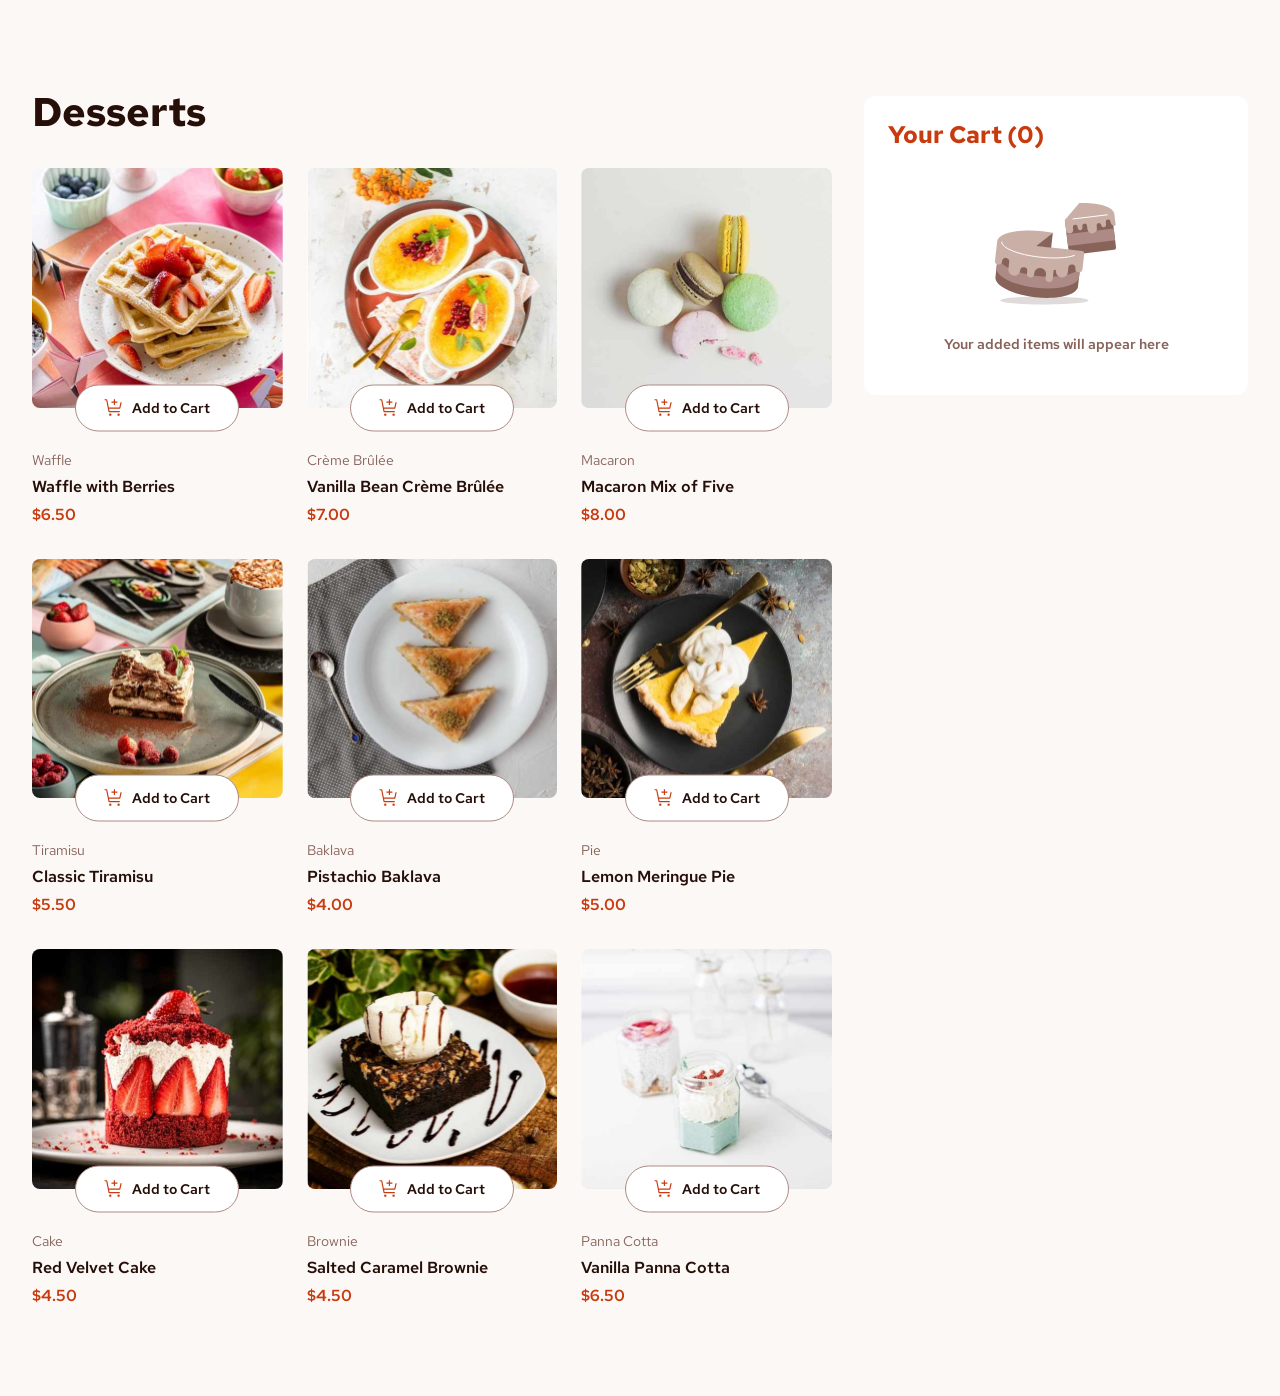
<file: src/index.html>
<!DOCTYPE html>
<html lang="en">
  <head>
    <meta charset="UTF-8" />
    <meta name="viewport" content="width=device-width, initial-scale=1.0" />
    <meta property="og:title" content="😋Dezerts🍰" />
    <meta property="og:type" content="website" />
    <meta
      property="og:image"
      content="https://raw.githubusercontent.com/NoonPanirSabzi/product-list/refs/heads/main/screenshot/desktop.jpeg"
    />
    <meta property="og:description" content="Desserts list | Amin" />
    <meta property="og:url" content="https://dezerts.netlify.app" />

    <link
      rel="icon"
      type="image/png"
      sizes="32x32"
      href="./assets/images/favicon-32x32.png"
    />
    <link rel="preconnect" href="https://fonts.googleapis.com" />
    <link rel="preconnect" href="https://fonts.gstatic.com" crossorigin />
    <link
      href="https://fonts.googleapis.com/css2?family=Red+Hat+Text:wght@300..700&display=swap"
      rel="stylesheet"
    />
    <link rel="stylesheet" href="reset.css" />
    <link rel="stylesheet" href="style.css" />
    <script src="main.js" defer></script>

    <title>😋Dezerts🍰 list</title>
  </head>
  <body>
    <header>
      <div class="header-bar">
        <h1 class="txt-1">Desserts</h1>
        <button type="button" class="btn-cart" id="btn-cart">
          <span class="btn-cart-notif txt-4 hidden" id="btn-cart-notif">0</span
          ><span class="txt-3">Cart</span>
        </button>
      </div>
      <section class="cart" id="cart">
        <h2 class="txt-2">Your Cart (<span id="cart-count">0</span>)</h2>
        <div class="empty-placeholder" id="cart-empty-content">
          <img
            src="./assets/images/illustration-empty-cart.svg"
            alt="empty image"
          />
          <p class="txt-4 txt-semi-bold">Your added items will appear here</p>
        </div>
        <div class="cart-content hidden" id="cart-content">
          <div class="items" id="items-container"></div>
          <hr />
          <div class="order-total">
            <span class="txt-4">Order Total</span>
            <span class="txt-2" id="cart-order-total">$1.00</span>
          </div>
          <div class="carbon-info">
            <img
              src="./assets/images/icon-carbon-neutral.svg"
              alt="carbon-neutral icon"
            />
            <p class="txt-4">
              This is a
              <span class="txt-semi-bold">carbon-neutral</span> delivery
            </p>
          </div>
          <button
            type="button"
            class="confirm-order txt-3"
            id="btn-confirm-order"
          >
            Confirm Order
          </button>
        </div>
      </section>
    </header>
    <main>
      <div class="desserts-container" id="desserts-container"></div>
      <dialog class="confirm-modal" id="confirm-modal">
        <div class="modal-info">
          <img
            src="./assets/images/icon-order-confirmed.svg"
            alt="order confirmed icon"
          />
          <h2 class="txt-1">Order Confirmed</h2>
          <p>We hope you enjoy your food!</p>
        </div>
        <div class="modal-content">
          <div class="modal-items" id="modal-items-container"></div>
          <hr />
          <div class="order-total">
            <span class="txt-4">Order Total</span>
            <span class="txt-2" id="modal-order-total">$1.00</span>
          </div>
        </div>
        <button type="button" class="confirm-order txt-3" id="btn-modal">
          Start New Order
        </button>
      </dialog>
    </main>
  </body>
</html>
</file>
<file: src/style.css>
:root {
  /* Color */
  --color-red: #c73b0f;
  --color-green: #1ea575;
  --color-black: #000;
  --color-white: #fff;
  --color-rose-900: #260f08;
  --color-rose-500: #87635a;
  --color-rose-400: #ad8a85;
  --color-rose-300: #caafa7;
  --color-rose-100: #f5eeec;
  --color-rose-50: #fcf8f6;

  /* Spacing */
  --spacing-50: 0.25rem;
  --spacing-100: 0.5rem;
  --spacing-150: 0.75rem;
  --spacing-200: 1rem;
  --spacing-300: 1.5rem;
  --spacing-400: 2rem;
  --spacing-500: 2.5rem;
  --spacing-1100: 5.5rem;

  /* Font Size */
  --font-size-txt-1: 2.5rem;
  --font-size-txt-2: 1.5rem;
  --font-size-txt-3: 1rem;
  --font-size-txt-4: 0.875rem;

  /* Line Hieght */
  --line-height-txt-1: 1.2;
  --line-height-txt-2: 1.25;
  --line-height-txt-3: 1.5;
  --line-height-txt-4: 1.5;

  /* Font Weight */
  --font-weight-txt-1: 700;
  --font-weight-txt-2: 700;
  --font-weight-txt-3: 600;
  --font-weight-txt-4: 400;
}

:is(.txt-1, .txt-2, .txt-3, .txt-4) {
  font-family: "Red Hat Text", sans-serif;
  font-optical-sizing: auto;
  font-style: normal;
}

.txt-1 {
  font-size: var(--font-size-txt-1);
  font-weight: var(--font-weight-txt-1);
  line-height: var(--line-height-txt-1);
}

.txt-2 {
  font-size: var(--font-size-txt-2);
  font-weight: var(--font-weight-txt-2);
  line-height: var(--line-height-txt-2);
}

.txt-3 {
  font-size: var(--font-size-txt-3);
  font-weight: var(--font-weight-txt-3);
  line-height: var(--line-height-txt-3);
}

.txt-4 {
  font-size: var(--font-size-txt-4);
  font-weight: var(--font-weight-txt-4);
  line-height: var(--line-height-txt-4);
}

.txt-semi-bold {
  font-weight: 600;
}

body {
  padding-block-start: var(--spacing-200);
  background-color: var(--color-rose-50);
}

main,
header {
  max-inline-size: 32rem;
  margin-inline: auto;
  padding-inline: var(--spacing-300);
}

header {
  position: sticky;
  top: 0;
  background-color: var(--color-rose-50);
  z-index: 2;
  padding-block: var(--spacing-100);
}

main {
  padding-block: var(--spacing-300);
}

img {
  inline-size: 100%;
}

.header-bar {
  display: flex;
  justify-content: space-between;
  align-items: center;
}

.btn-cart {
  appearance: none;
  background-color: var(--color-white);
  color: var(--color-rose-900);
  padding: var(--spacing-50) 0.625rem;
  border: 0.0625rem solid var(--color-red);
  border-radius: 0.625rem;
  cursor: pointer;
  position: relative;
}

.btn-cart-notif {
  width: 1.25rem;
  position: absolute;
  top: 0;
  right: 0;
  transform: translate(45%, -55%);
  color: var(--color-white);
  background-color: hsl(125, 55%, 29%);
  padding: 0.125rem;
  border-radius: 0.25rem;
  font-size: 0.8125rem;
  font-weight: 600;
}

.cart {
  max-height: 45vh;
  overflow-y: scroll;
  padding: var(--spacing-300);
  background-color: var(--color-white);
  border-radius: 0.75rem;
  margin-block-start: var(--spacing-200);
  display: none;
}

.empty-placeholder {
  padding-block: var(--spacing-200);
  color: var(--color-rose-500);
  display: flex;
  flex-direction: column;
  align-items: center;
  gap: var(--spacing-200);
}

.empty-placeholder > img {
  inline-size: 8rem;
  block-size: 8rem;
}

h1 {
  color: var(--color-rose-900);
}

.cart > h2 {
  color: var(--color-red);
  margin-block-end: var(--spacing-300);
}

.cart-content {
  display: flex;
  flex-direction: column;
  gap: var(--spacing-300);
}

.items {
  display: flex;
  flex-direction: column;
  gap: var(--spacing-200);
}

.added-item {
  display: flex;
  justify-content: space-between;
  align-items: center;
}

.added-item__name {
  color: var(--color-rose-900);
  margin-block-end: var(--spacing-100);
}

.added-item__count {
  color: var(--color-red);
  display: inline-block;
  min-inline-size: 1.3125rem;
}

.added-item__single-price {
  margin-inline: var(--spacing-100);
  color: var(--color-rose-500);
}

.added-item__total-price {
  color: var(--color-rose-500);
}

.btn-cart-remove-item {
  color: #ad8a85;
  inline-size: 1.25rem;
  block-size: 1.25rem;
  cursor: pointer;
}

.btn-cart-remove-item:hover {
  color: var(--color-rose-900);
}

.order-total {
  color: var(--color-rose-900);
  display: flex;
  justify-content: space-between;
  align-items: center;
}

.carbon-info {
  padding-block: var(--spacing-200);
  background-color: var(--color-rose-50);
  border-radius: 0.5rem;
  display: flex;
  justify-content: center;
  align-items: center;
  gap: var(--spacing-100);
}

.carbon-info > img {
  inline-size: 1.25rem;
  block-size: 1.25rem;
}

.confirm-order {
  inline-size: 100%;
  appearance: none;
  padding-block: var(--spacing-200);
  border: none;
  color: var(--color-white);
  background-color: var(--color-red);
  border-radius: 62.4375rem;
  cursor: pointer;
}

.confirm-order:hover {
  background-color: #952c0b;
}

hr {
  background-color: var(--color-rose-100);
  border: none;
  block-size: 0.0625rem;
}

.confirm-modal {
  border: none;
  border-start-start-radius: 1.5rem;
  border-start-end-radius: 1.5rem;
  min-inline-size: min(100vw, 37.5rem);
  background-color: var(--color-white);
  padding: var(--spacing-300);
  z-index: 3;
  position: fixed;
  inset: unset;
  left: 50%;
  transform: translate(-50%);
  bottom: 0;
}

::backdrop {
  background-color: rgba(0, 0, 0, 0.5);
}

.modal-info > img {
  inline-size: 3rem;
  block-size: 3rem;
}

.modal-info > h2 {
  margin-block: var(--spacing-300) var(--spacing-100);
  color: var(--color-rose-900);
}

.modal-info > p {
  color: var(--color-rose-500);
  font-family: "Red Hat Text", sans-serif;
  font-size: 1rem;
  font-weight: 400;
}

.modal-content {
  background-color: var(--color-rose-50);
  border-radius: 0.5rem;
  margin-block: var(--spacing-400);
  padding: var(--spacing-300);
  display: flex;
  flex-direction: column;
  gap: var(--spacing-300);
}

.modal-items {
  display: flex;
  flex-direction: column;
  gap: 1rem;
}

.confirmed-item {
  display: flex;
  align-items: center;
}

.confirmed-item > img {
  inline-size: 3rem;
  block-size: 3rem;
  border-radius: 0.25rem;
  margin-inline-end: var(--spacing-200);
}

.confirmed-item__total-price {
  color: var(--color-rose-900);
  margin-inline-start: auto;
}

.desserts-container {
  display: grid;
  grid-template-columns: 1fr;
  gap: var(--spacing-300);
}

.dessert__img {
  margin-block-end: 2.375rem;
  position: relative;
}

.dessert__img > picture img {
  border-radius: 0.5rem;
}

.dessert__img > picture img.selected {
  border: 0.125rem solid var(--color-red);
}

.btn-add-to-cart {
  appearance: none;
  background-color: var(--color-white);
  color: var(--color-rose-900);
  border: 0.0625rem solid var(--color-rose-400);
  border-radius: 62.4375rem;
  position: absolute;
  left: 50%;
  bottom: 0.25rem;
  transform: translate(-50%, 50%);
  padding: var(--spacing-150) 1.75rem;
  display: flex;
  gap: var(--spacing-100);
  cursor: pointer;
  min-width: 10.25rem;
}

.btn-add-to-cart:hover {
  color: var(--color-red);
  border-color: var(--color-red);
}

.btn-add-to-cart > img {
  inline-size: 1.25rem;
  block-size: 1.25rem;
}

.btn-item-qty {
  appearance: none;
  background-color: var(--color-red);
  color: var(--color-white);
  border: 0.0625rem solid var(--color-red);
  border-radius: 62.4375rem;
  left: 50%;
  bottom: 0.25rem;
  transform: translate(-50%, 50%);
  padding: var(--spacing-150);
  min-width: 10.25rem;
  position: absolute;
  display: flex;
  justify-content: space-between;
}

.btn-item-qty__modifier {
  cursor: pointer;
  inline-size: 1.25rem;
  block-size: 1.25rem;
  border-radius: 50%;
  overflow: hidden;
}

.btn-item-qty__modifier:hover svg {
  background-color: var(--color-white);
  color: red;
}

.dessert__category {
  color: var(--color-rose-500);
}

.dessert__name {
  color: var(--color-rose-900);
  margin-block: var(--spacing-50);
}

.dessert_price {
  color: var(--color-red);
}

/* Utility */
.hidden {
  display: none;
}

/* Tablet */
@media (min-width: 48em) {
  body {
    padding-block-start: var(--spacing-400);
  }

  main,
  header {
    max-inline-size: 55rem;
    padding-inline: var(--spacing-500);
  }

  main {
    padding-block-end: var(--spacing-500);
  }

  .desserts-container {
    grid-template-columns: 1fr 1fr 1fr;
    column-gap: var(--spacing-300);
    row-gap: var(--spacing-400);
  }

  .confirm-modal {
    padding: var(--spacing-500);
    border-radius: 0.75rem;
    bottom: unset;
    top: 50%;
    transform: translate(-50%, -50%);
  }
}

/* Desktop */
@media (min-width: 80em) {
  main,
  header {
    max-inline-size: 76rem;
  }

  header {
    padding-inline: unset;
    position: relative;
  }

  main {
    padding-inline: 0 26rem;
    padding-block-end: var(--spacing-1100);
  }

  body {
    padding-block-start: 5rem;
  }

  .cart {
    display: block;
    position: absolute;
    top: 0;
    right: 0;
    inline-size: 24rem;
    max-height: unset;
    overflow-y: unset;
  }

  .btn-cart {
    display: none;
  }
}
</file>
